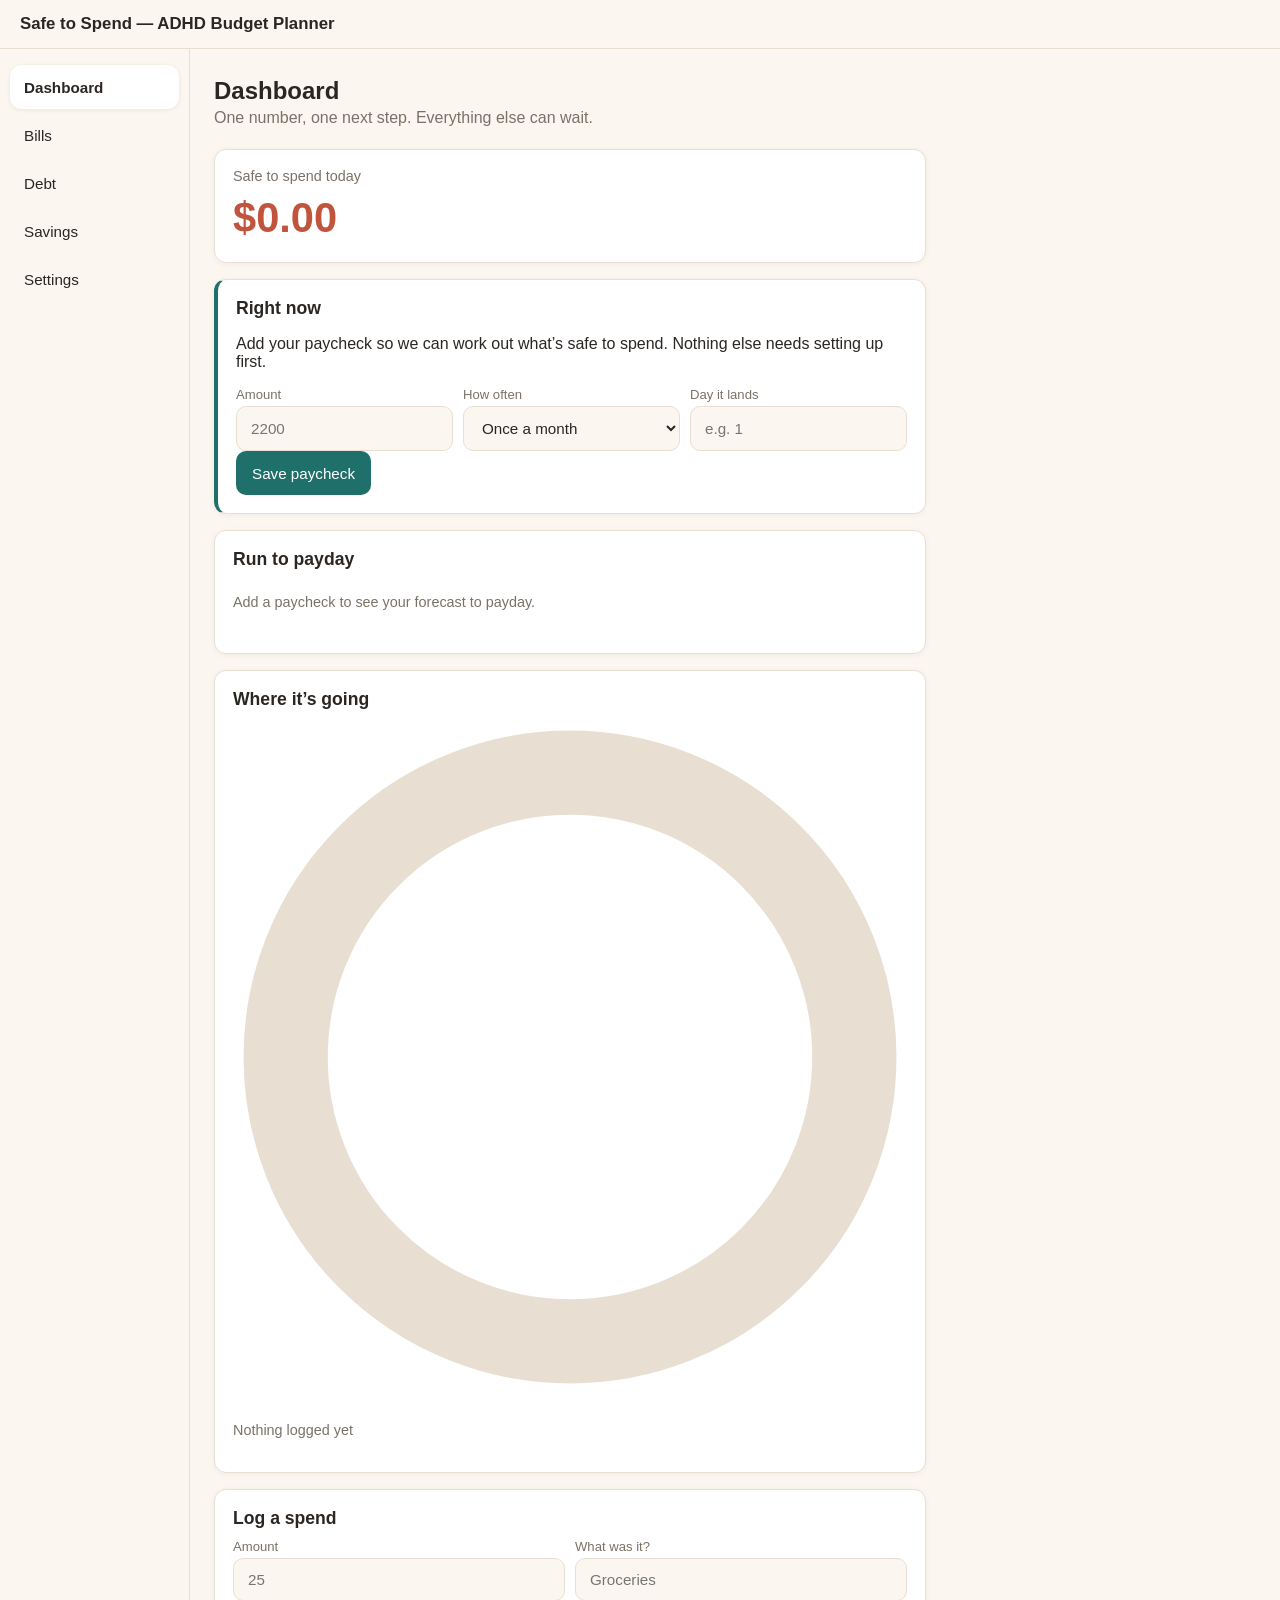
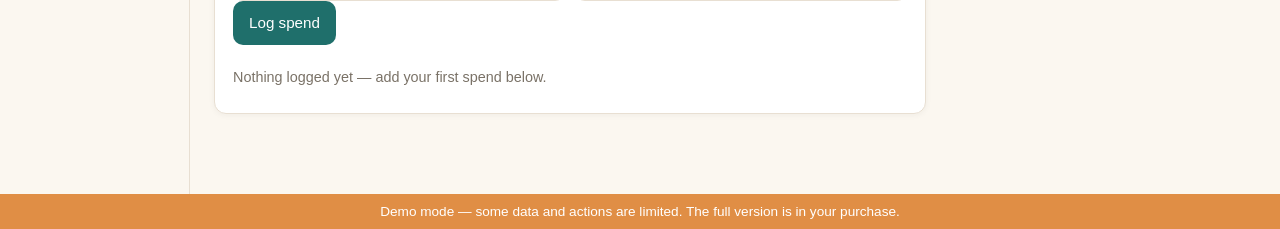
<file: docs/index.html>
<!doctype html>
<html lang="en">
<head>
<meta charset="utf-8">
<meta name="viewport" content="width=device-width, initial-scale=1">
<title>Safe to Spend — ADHD Budget Planner</title>
<style>
:root {
  --bg: #FBF7F0;
  --ink: #2B2622;
  --muted: #7A7267;
  --accent: #1F6F6B;
  --accent-ink: #FFFFFF;
  --warn: #E08E45;
  --danger: #C1543C;
  --card: #FFFFFF;
  --border: #E8DFD2;
}
* { box-sizing: border-box; }
body {
  margin: 0;
  font-family: Lexend, -apple-system, "Segoe UI", Roboto, Helvetica, Arial, sans-serif;
  background: var(--bg);
  color: var(--ink);
}
#app-header {
  display: flex; align-items: center; justify-content: space-between;
  padding: 14px 20px; border-bottom: 1px solid var(--border);
}
#app-title { font-size: 1.05rem; }
#app-body { display: flex; min-height: calc(100vh - 54px); }
#view-nav {
  display: flex; flex-direction: column; gap: 4px; width: 190px;
  padding: 16px 10px; border-right: 1px solid var(--border); flex-shrink: 0;
}
#view-nav button {
  text-align: left; background: transparent; border: 0; padding: 12px 14px;
  border-radius: 12px; font: inherit; font-size: .95rem; color: var(--ink); cursor: pointer;
}
#view-nav button[aria-current="page"] { background: var(--card); font-weight: 600; box-shadow: 0 1px 4px rgba(43,38,34,.08); }
#view-root { flex: 1; padding: 24px 24px 64px; max-width: 760px; }
h1 { font-size: 1.5rem; margin: 4px 0 4px; }
h2 { font-size: 1.1rem; margin: 0 0 10px; }
p.sub { margin: 0 0 22px; color: var(--muted); }
.card {
  background: var(--card); border: 1px solid var(--border); border-radius: 12px;
  padding: 18px; margin-bottom: 16px; box-shadow: 0 1px 6px rgba(43,38,34,.05);
}
.row { display: flex; gap: 10px; flex-wrap: wrap; }
.row > * { flex: 1; min-width: 110px; }
input[type=text], input[type=number], input[type=date], select, textarea {
  flex: 1; min-width: 0; font: inherit; font-size: .95rem; padding: 12px 14px;
  border: 1px solid var(--border); border-radius: 10px; background: var(--bg); color: var(--ink);
}
label { display: block; font-size: .82rem; color: var(--muted); margin-bottom: 4px; }
.field { display: flex; flex-direction: column; flex: 1; min-width: 110px; }
button {
  font: inherit; font-size: .95rem; padding: 12px 16px; border: 0; border-radius: 10px;
  background: var(--accent); color: var(--accent-ink); cursor: pointer; min-height: 44px;
}
button.ghost { background: transparent; color: var(--ink); border: 1px solid var(--border); }
button.danger { background: var(--danger); }
ul { list-style: none; padding: 0; margin: 14px 0 0; }
li.item-row {
  display: flex; align-items: center; justify-content: space-between; gap: 10px;
  padding: 12px 0; border-top: 1px solid var(--border);
}
li.item-row:first-child { border-top: 0; }
.item-main { display: flex; flex-direction: column; gap: 2px; }
.item-name { font-weight: 600; }
.item-meta { font-size: .82rem; color: var(--muted); }
.amount { font-variant-numeric: tabular-nums; font-weight: 600; }
.amount.positive { color: var(--accent); }
.amount.warn { color: var(--warn); }
.amount.danger { color: var(--danger); }
.hero {
  font-size: 2.6rem; font-weight: 700; font-variant-numeric: tabular-nums;
  margin: 4px 0 2px; color: var(--accent);
}
.hero.warn { color: var(--warn); }
.hero.danger { color: var(--danger); }
.hero-label { color: var(--muted); font-size: .9rem; margin-bottom: 10px; }
.right-now-card { border-left: 4px solid var(--accent); }
.progress-track { background: var(--bg); border: 1px solid var(--border); border-radius: 999px; height: 10px; overflow: hidden; margin-top: 8px; }
.progress-fill { background: var(--accent); height: 100%; }
.empty { color: var(--muted); font-size: .9rem; padding: 10px 0; }
.chart-wrap { display: flex; align-items: center; gap: 18px; flex-wrap: wrap; }
.chart-legend { list-style: none; margin: 0; padding: 0; font-size: .85rem; }
.chart-legend li { display: flex; align-items: center; gap: 8px; margin-bottom: 6px; }
.chart-dot { width: 10px; height: 10px; border-radius: 50%; display: inline-block; }
.payday-list { display: flex; gap: 10px; overflow-x: auto; padding: 4px 0; margin-top: 10px; }
.payday-day { flex: 0 0 auto; min-width: 54px; text-align: center; border: 1px solid var(--border); border-radius: 10px; padding: 8px 6px; font-size: .78rem; }
#demo-banner { text-align: center; padding: 10px; margin: 0; background: var(--warn); color: #fff; font-size: .85rem; }
#demo-banner[hidden] { display: none; }

@media (max-width: 680px) {
  #app-body { flex-direction: column; }
  #view-nav { flex-direction: row; width: auto; overflow-x: auto; border-right: 0; border-bottom: 1px solid var(--border); }
  #view-root { max-width: none; padding: 18px; }
  .hero { font-size: 2.1rem; }
}

</style>
</head>
<body>
<div id="app">
  <header id="app-header">
    <strong id="app-title">Safe to Spend — ADHD Budget Planner</strong>
  </header>
  <div id="app-body">
    <nav id="view-nav" aria-label="Main navigation"></nav>
    <main id="view-root" data-active-view=""></main>
  </div>
  <p id="demo-banner" hidden>Demo mode — some data and actions are limited. The full version is in your purchase.</p>
</div>
<script>
window.APP_DEMO_MODE = true;

/* Minimal hash router. Each module (app_src/modules/*.js) registers a view on
 * App.views[id] = {navLabel, render(root)} and pushes id onto App.nav, in the order
 * it should appear in the nav. render(root) MUST set root.dataset.activeView = id and
 * replace root's content with that view's real markup (never just scroll to an anchor —
 * validators/app_check.py's multi-view check clicks every nav item and asserts both
 * data-active-view and the visible text actually change). */
(function () {
  window.App = window.App || { views: {}, nav: [] };

  function show(id) {
    var view = App.views[id];
    if (!view) {
      id = App.nav[0];
      view = App.views[id];
    }
    if (!view) return;
    view.render(document.getElementById('view-root'));
    document.querySelectorAll('#view-nav [data-nav]').forEach(function (b) {
      b.setAttribute('aria-current', b.dataset.nav === id ? 'page' : 'false');
    });
    if (location.hash !== '#' + id) location.hash = '#' + id;
  }

  function buildNav() {
    var nav = document.getElementById('view-nav');
    nav.innerHTML = '';
    App.nav.forEach(function (id) {
      var b = document.createElement('button');
      b.type = 'button';
      b.dataset.nav = id;
      b.textContent = App.views[id].navLabel;
      b.addEventListener('click', function () { show(id); });
      nav.appendChild(b);
    });
  }

  window.addEventListener('hashchange', function () { show(location.hash.slice(1)); });
  window.AppRouter = {
    init: function () {
      buildNav();
      show(location.hash.slice(1) || App.nav[0]);
    },
  };
})();


/* Tiny inline-SVG chart helpers — no CDN chart library (would break the self-contained/
 * no-network invariant). Reads real app state only, never sample/placeholder numbers. */
window.App = window.App || {};
App.charts = {
  /* segments: [{label, value, color}]. Returns an SVG ring + a separate legend list
   * (caller composes them side by side in .chart-wrap / .chart-legend). */
  donut: function (segments) {
    var total = segments.reduce(function (s, seg) { return s + seg.value; }, 0);
    var r = 54, cx = 64, cy = 64, circumference = 2 * Math.PI * r;
    if (total <= 0) {
      return {
        svg: '<svg viewBox="0 0 128 128" role="img" aria-label="No spending logged yet">' +
          '<circle cx="' + cx + '" cy="' + cy + '" r="' + r + '" fill="none" stroke="var(--border)" stroke-width="16"></circle>' +
          '</svg>',
        legend: '<li class="empty">Nothing logged yet</li>',
      };
    }
    var offset = 0;
    var arcs = segments.map(function (seg) {
      var frac = seg.value / total;
      var dash = frac * circumference;
      var circle = '<circle cx="' + cx + '" cy="' + cy + '" r="' + r + '" fill="none" stroke="' + seg.color +
        '" stroke-width="16" stroke-dasharray="' + dash + ' ' + (circumference - dash) +
        '" stroke-dashoffset="' + (-offset) + '" transform="rotate(-90 ' + cx + ' ' + cy + ')"></circle>';
      offset += dash;
      return circle;
    }).join('');
    var legend = segments.map(function (seg) {
      return '<li><span class="chart-dot" style="background:' + seg.color + '"></span>' +
        seg.label + ' — $' + seg.value.toFixed(2) + '</li>';
    }).join('');
    return {
      svg: '<svg viewBox="0 0 128 128" role="img" aria-label="Spending by category">' + arcs + '</svg>',
      legend: legend,
    };
  },
};


/* Shared money/date helpers used by every view. No fake numbers anywhere downstream —
 * every figure these functions produce is derived from real App.store data. */
window.App = window.App || {};
App.engine = (function () {
  function pad(n) { return n < 10 ? '0' + n : '' + n; }
  function todayISO() {
    var d = new Date();
    return d.getFullYear() + '-' + pad(d.getMonth() + 1) + '-' + pad(d.getDate());
  }
  function parseISO(iso) {
    var p = iso.split('-').map(Number);
    return new Date(p[0], p[1] - 1, p[2]);
  }
  function daysInMonth(date) { return new Date(date.getFullYear(), date.getMonth() + 1, 0).getDate(); }
  function monthKey(date) { return date.getFullYear() + '-' + pad(date.getMonth() + 1); }
  function fmtMoney(n) {
    var sign = n < 0 ? '-' : '';
    return sign + '$' + Math.abs(n).toFixed(2);
  }
  function fmtDate(iso) {
    var d = parseISO(iso);
    return d.toLocaleDateString(undefined, { month: 'short', day: 'numeric' });
  }

  /* Converts any recurring amount to its "per calendar month" equivalent, used by the
   * safe-to-spend calculation. This is what lets a buyer enter a bill the way it really
   * comes round (weekly, every 3 months, etc.) without doing the maths themselves. */
  function monthlyEquivalent(item) {
    var amt = parseFloat(item.amount) || 0;
    switch (item.cadence) {
      case 'monthly': return amt;
      case 'weekly': return amt * 52 / 12;
      case 'biweekly': return amt * 26 / 12;
      case 'every_n_months': return amt / Math.max(1, parseInt(item.months, 10) || 1);
      case 'once': return 0; // counted separately as a one-off, not folded into the monthly rate
      default: return amt;
    }
  }

  /* Next occurrence date (ISO) on/after `from` for a given cadence + anchor info. */
  function nextOccurrence(item, fromISO) {
    var from = parseISO(fromISO || todayISO());
    if (item.cadence === 'monthly' || item.cadence === 'every_n_months') {
      var day = Math.min(parseInt(item.day, 10) || 1, daysInMonth(from));
      var months = item.cadence === 'every_n_months' ? Math.max(1, parseInt(item.months, 10) || 1) : 1;
      var d = new Date(from.getFullYear(), from.getMonth(), day);
      while (d < from) d = new Date(d.getFullYear(), d.getMonth() + months, day);
      return d.getFullYear() + '-' + pad(d.getMonth() + 1) + '-' + pad(d.getDate());
    }
    if (item.cadence === 'weekly' || item.cadence === 'biweekly') {
      var anchor = item.date ? parseISO(item.date) : from;
      var step = item.cadence === 'weekly' ? 7 : 14;
      var cur = new Date(anchor);
      while (cur < from) cur = new Date(cur.getFullYear(), cur.getMonth(), cur.getDate() + step);
      return cur.getFullYear() + '-' + pad(cur.getMonth() + 1) + '-' + pad(cur.getDate());
    }
    if (item.cadence === 'once') return item.date || fromISO;
    return fromISO;
  }

  function daysBetween(aISO, bISO) {
    var a = parseISO(aISO), b = parseISO(bISO);
    return Math.round((b - a) / 86400000);
  }

  function addDays(iso, n) {
    var d = parseISO(iso);
    d.setDate(d.getDate() + n);
    return d.getFullYear() + '-' + pad(d.getMonth() + 1) + '-' + pad(d.getDate());
  }

  function uid() { return Date.now().toString(36) + Math.random().toString(36).slice(2, 7); }

  return {
    todayISO: todayISO, parseISO: parseISO, daysInMonth: daysInMonth, monthKey: monthKey,
    fmtMoney: fmtMoney, fmtDate: fmtDate, monthlyEquivalent: monthlyEquivalent,
    nextOccurrence: nextOccurrence, daysBetween: daysBetween, addDays: addDays, uid: uid,
  };
})();


/* Dashboard: the one number ("safe to spend today"), a single next-step prompt, a
 * short payday forecast, a real spend-by-note donut, and quick spend logging. Every
 * figure is computed from App.store data — nothing here is sample/placeholder. */
window.App = window.App || { views: {}, nav: [] };

App.views.dashboard = {
  navLabel: 'Dashboard',
  render: function (root) {
    root.dataset.activeView = 'dashboard';
    var E = App.engine;
    var today = E.todayISO();
    var paychecks = App.store.get('paychecks', []);
    var bills = App.store.get('bills', []);
    var debts = App.store.get('debts', []);
    var goals = App.store.get('goals', []);
    var log = App.store.get('log', []);

    var monthlyIncome = paychecks.reduce(function (s, p) { return s + E.monthlyEquivalent(p); }, 0);
    var monthlyBills = bills.reduce(function (s, b) { return s + E.monthlyEquivalent(b); }, 0);
    var monthlyDebtMin = debts.reduce(function (s, d) { return s + (parseFloat(d.minPayment) || 0); }, 0);
    var monthlySavings = goals.reduce(function (s, g) { return s + (parseFloat(g.monthlyContribution) || 0); }, 0);
    var availableThisMonth = monthlyIncome - monthlyBills - monthlyDebtMin - monthlySavings;

    var now = new Date();
    var monthKey = E.monthKey(now);
    var spentThisMonth = log.filter(function (e) { return (e.date || '').slice(0, 7) === monthKey; })
      .reduce(function (s, e) { return s + (parseFloat(e.amount) || 0); }, 0);
    var daysInMonth = E.daysInMonth(now);
    var daysLeft = daysInMonth - now.getDate() + 1;
    var remainingBudget = availableThisMonth - spentThisMonth;
    var safeToday = remainingBudget / Math.max(1, daysLeft);
    var dailyAverage = availableThisMonth / daysInMonth;

    var heroClass = safeToday <= 0 ? 'danger' : (dailyAverage > 0 && safeToday < dailyAverage * 0.3 ? 'warn' : '');

    // ---- Right now: one message, one action -------------------------------------
    var rightNowHtml;
    if (paychecks.length === 0) {
      rightNowHtml =
        '<h2>Right now</h2>' +
        '<p>Add your paycheck so we can work out what’s safe to spend. Nothing else needs setting up first.</p>' +
        '<div class="row">' +
        '  <div class="field"><label for="paycheckAmount">Amount</label><input id="paycheckAmount" type="number" placeholder="2200"></div>' +
        '  <div class="field"><label for="paycheckCadence">How often</label>' +
        '    <select id="paycheckCadence">' +
        '      <option value="monthly">Once a month</option>' +
        '      <option value="biweekly">Every 2 weeks</option>' +
        '      <option value="weekly">Every week</option>' +
        '    </select>' +
        '  </div>' +
        '  <div class="field"><label for="paycheckDay">Day it lands</label><input id="paycheckDay" type="number" min="1" max="31" placeholder="e.g. 1"></div>' +
        '</div>' +
        '<button id="savePaycheckBtn" type="button">Save paycheck</button>';
    } else {
      var upcoming = bills.map(function (b) { return { bill: b, due: E.nextOccurrence(b, today) }; })
        .sort(function (a, z) { return a.due < z.due ? -1 : 1; })[0];
      var msg;
      if (safeToday <= 0) {
        msg = 'You’ve used up today’s safe-to-spend. That’s okay — it resets tomorrow.';
      } else if (upcoming && E.daysBetween(today, upcoming.due) <= 2) {
        msg = upcoming.bill.name + ' (' + E.fmtMoney(parseFloat(upcoming.bill.amount) || 0) + ') is due ' +
          (upcoming.due === today ? 'today' : E.fmtDate(upcoming.due)) + '. It’s already counted in your number above.';
      } else {
        msg = 'You’re clear to spend up to ' + E.fmtMoney(Math.max(0, safeToday)) + ' today. Log it below as you go.';
      }
      rightNowHtml = '<h2>Right now</h2><p>' + msg + '</p>';
    }

    // ---- Payday forecast ----------------------------------------------------------
    var forecastHtml = '<p class="empty">Add a paycheck to see your forecast to payday.</p>';
    if (paychecks.length) {
      var nextPayday = paychecks.map(function (p) { return E.nextOccurrence(p, today); })
        .sort()[0];
      var daysUntil = Math.max(1, E.daysBetween(today, nextPayday));
      var n = Math.min(daysUntil, 10);
      var running = remainingBudget;
      var days = [];
      for (var i = 0; i < n; i++) {
        var iso = E.addDays(today, i);
        var dueAmt = bills.filter(function (b) { return E.nextOccurrence(b, iso) === iso; })
          .reduce(function (s, b) { return s + (parseFloat(b.amount) || 0); }, 0);
        if (i > 0) running -= safeToday;
        running -= dueAmt;
        days.push('<div class="payday-day"><div>' + E.fmtDate(iso) + '</div><div class="amount ' +
          (running < 0 ? 'danger' : '') + '">' + E.fmtMoney(running) + '</div></div>');
      }
      forecastHtml = '<p class="sub" style="margin:0 0 4px">Next payday: ' + E.fmtDate(nextPayday) + '</p>' +
        '<div class="payday-list">' + days.join('') + '</div>';
    }

    // ---- Spend-by-note donut (real categories = the note text the buyer typed) ---
    var byNote = {};
    log.forEach(function (e) {
      var key = (e.note || 'Other').trim() || 'Other';
      byNote[key] = (byNote[key] || 0) + (parseFloat(e.amount) || 0);
    });
    var palette = ['#1F6F6B', '#E08E45', '#C1543C', '#8E7CC3', '#4A7A96', '#B08968'];
    var segments = Object.keys(byNote).sort(function (a, z) { return byNote[z] - byNote[a]; })
      .slice(0, 6).map(function (key, i) { return { label: key, value: byNote[key], color: palette[i % palette.length] }; });
    var chart = App.charts.donut(segments);

    // ---- Recent activity (keeps a logged spend visibly on the page, incl. after reload)
    var recent = log.slice(-6).reverse();
    var recentHtml = recent.length
      ? recent.map(function (e) {
          return '<li class="item-row"><div class="item-main"><span class="item-name">' +
            (e.note || 'Spend') + '</span><span class="item-meta">' + E.fmtDate(e.date) + '</span></div>' +
            '<span class="amount">' + E.fmtMoney(parseFloat(e.amount) || 0) + '</span></li>';
        }).join('')
      : '<li class="empty">Nothing logged yet — add your first spend below.</li>';

    root.innerHTML =
      '<h1>Dashboard</h1>' +
      '<p class="sub">One number, one next step. Everything else can wait.</p>' +
      '<div class="card">' +
      '  <div class="hero-label">Safe to spend today</div>' +
      '  <div id="safeToSpend" class="hero ' + heroClass + '">' + E.fmtMoney(safeToday) + '</div>' +
      '</div>' +
      '<div class="card right-now-card" id="rightNowCard">' + rightNowHtml + '</div>' +
      '<div class="card">' +
      '  <h2>Run to payday</h2>' +
      '  <div id="paydayForecast">' + forecastHtml + '</div>' +
      '</div>' +
      '<div class="card">' +
      '  <h2>Where it’s going</h2>' +
      '  <div id="spendChart" class="chart-wrap">' + chart.svg +
      '    <ul class="chart-legend">' + chart.legend + '</ul>' +
      '  </div>' +
      '</div>' +
      '<div class="card">' +
      '  <h2>Log a spend</h2>' +
      '  <div class="row">' +
      '    <div class="field"><label for="spendAmount">Amount</label><input id="spendAmount" type="number" placeholder="25"></div>' +
      '    <div class="field"><label for="spendNote">What was it?</label><input id="spendNote" type="text" placeholder="Groceries"></div>' +
      '  </div>' +
      '  <button id="logSpendBtn" type="button">Log spend</button>' +
      '  <ul id="recentActivity">' + recentHtml + '</ul>' +
      '</div>';

    document.getElementById('savePaycheckBtn') && document.getElementById('savePaycheckBtn').addEventListener('click', function () {
      var amount = parseFloat(document.getElementById('paycheckAmount').value);
      if (!isFinite(amount) || amount <= 0) { alert('Enter a paycheck amount first.'); return; }
      var cadence = document.getElementById('paycheckCadence').value;
      var day = parseInt(document.getElementById('paycheckDay').value, 10) || 1;
      paychecks.push({ id: E.uid(), name: 'Paycheck', amount: amount, cadence: cadence, day: day, date: today });
      App.store.set('paychecks', paychecks);
      App.views.dashboard.render(root);
    });

    document.getElementById('logSpendBtn').addEventListener('click', function () {
      var amtEl = document.getElementById('spendAmount');
      var noteEl = document.getElementById('spendNote');
      var amount = parseFloat(amtEl.value);
      if (!isFinite(amount) || amount <= 0) { alert('Enter an amount first.'); return; }
      if (window.APP_DEMO_MODE && log.length >= 10) {
        alert('The demo is limited to 10 logged spends. The full version has no limit.');
        return;
      }
      log.push({ id: E.uid(), amount: amount, note: noteEl.value.trim(), date: today });
      App.store.set('log', log);
      App.views.dashboard.render(root);
    });
  },
};
App.nav.push('dashboard');


/* Bills: flexible recurring cadence (monthly / every 2 weeks / every week / every few
 * months / just once) so a buyer never has to re-enter a bill that "comes round however
 * it really comes round" (research gap). Each bill's monthly-equivalent cost feeds the
 * dashboard's safe-to-spend number automatically — nothing here needs re-budgeting by hand. */
window.App = window.App || { views: {}, nav: [] };

App.views.bills = {
  navLabel: 'Bills',
  render: function (root) {
    root.dataset.activeView = 'bills';
    var E = App.engine;
    var bills = App.store.get('bills', []);

    var rows = bills.length
      ? bills.map(function (b) {
          var next = E.nextOccurrence(b, E.todayISO());
          return '<li class="item-row" data-bill-id="' + b.id + '"><div class="item-main">' +
            '<span class="item-name">' + b.name + '</span>' +
            '<span class="item-meta">' + cadenceLabel(b) + ' · next ' + E.fmtDate(next) +
            ' · ' + E.fmtMoney(E.monthlyEquivalent(b)) + '/mo equivalent</span></div>' +
            '<span class="amount">' + E.fmtMoney(parseFloat(b.amount) || 0) + '</span>' +
            '<button type="button" class="ghost remove-bill" data-id="' + b.id + '">Remove</button></li>';
        }).join('')
      : '<li class="empty">No bills yet — add your first one below.</li>';

    root.innerHTML =
      '<h1>Bills</h1>' +
      '<p class="sub">Add a bill once — it carries forward on its own schedule.</p>' +
      '<div class="card"><ul id="billsList">' + rows + '</ul></div>' +
      '<div class="card">' +
      '  <h2>Add a bill</h2>' +
      '  <div class="row">' +
      '    <div class="field"><label for="billName">Name</label><input id="billName" type="text" placeholder="Rent"></div>' +
      '    <div class="field"><label for="billAmount">Amount</label><input id="billAmount" type="number" placeholder="950"></div>' +
      '  </div>' +
      '  <div class="row">' +
      '    <div class="field"><label for="billCadence">How often</label>' +
      '      <select id="billCadence">' +
      '        <option value="monthly">Once a month</option>' +
      '        <option value="biweekly">Every 2 weeks</option>' +
      '        <option value="weekly">Every week</option>' +
      '        <option value="every_n_months">Every few months</option>' +
      '        <option value="once">Just once</option>' +
      '      </select>' +
      '    </div>' +
      '    <div class="field"><label for="billDay">Day of month (if monthly)</label><input id="billDay" type="number" min="1" max="31" placeholder="1"></div>' +
      '    <div class="field"><label for="billMonths">Every how many months (if “every few months”)</label><input id="billMonths" type="number" min="2" max="12" placeholder="3"></div>' +
      '    <div class="field"><label for="billDate">Date (if weekly / every 2 weeks / just once)</label><input id="billDate" type="date"></div>' +
      '  </div>' +
      '  <button id="addBillBtn" type="button">Add bill</button>' +
      '</div>';

    function cadenceLabel(b) {
      switch (b.cadence) {
        case 'monthly': return 'Once a month';
        case 'biweekly': return 'Every 2 weeks';
        case 'weekly': return 'Every week';
        case 'every_n_months': return 'Every ' + (b.months || 1) + ' months';
        case 'once': return 'One-off';
        default: return b.cadence;
      }
    }

    root.querySelectorAll('.remove-bill').forEach(function (btn) {
      btn.addEventListener('click', function () {
        var id = btn.dataset.id;
        App.store.set('bills', bills.filter(function (b) { return b.id !== id; }));
        App.views.bills.render(root);
      });
    });

    document.getElementById('addBillBtn').addEventListener('click', function () {
      var name = document.getElementById('billName').value.trim();
      var amount = parseFloat(document.getElementById('billAmount').value);
      if (!name || !isFinite(amount) || amount <= 0) { alert('Enter a bill name and amount first.'); return; }
      if (window.APP_DEMO_MODE && bills.length >= 5) {
        alert('The demo is limited to 5 bills. The full version has no limit.');
        return;
      }
      var cadence = document.getElementById('billCadence').value;
      var day = parseInt(document.getElementById('billDay').value, 10) || 1;
      var months = parseInt(document.getElementById('billMonths').value, 10) || 3;
      var date = document.getElementById('billDate').value || E.todayISO();
      bills.push({ id: E.uid(), name: name, amount: amount, cadence: cadence, day: day, months: months, date: date });
      App.store.set('bills', bills);
      App.views.bills.render(root);
    });
  },
};
App.nav.push('bills');


/* Debt: track balances, choose a payoff order (highest rate first, or smallest balance
 * first), and record real payments against a balance with a history. */
window.App = window.App || { views: {}, nav: [] };

App.views.debt = {
  navLabel: 'Debt',
  render: function (root) {
    root.dataset.activeView = 'debt';
    var E = App.engine;
    var debts = App.store.get('debts', []);
    var order = App.store.get('debtOrder', 'highest_rate');

    var sorted = debts.slice().sort(function (a, z) {
      return order === 'highest_rate'
        ? (parseFloat(z.apr) || 0) - (parseFloat(a.apr) || 0)
        : (parseFloat(a.balance) || 0) - (parseFloat(z.balance) || 0);
    });

    var rows = sorted.length
      ? sorted.map(function (d, i) {
          var paid = (d.payments || []).reduce(function (s, p) { return s + p.amount; }, 0);
          return '<li class="item-row" data-debt-id="' + d.id + '"><div class="item-main">' +
            '<span class="item-name">' + (i === 0 ? '★ ' : '') + d.name + '</span>' +
            '<span class="item-meta">' + (d.apr ? d.apr + '% APR · ' : '') +
            'min ' + E.fmtMoney(parseFloat(d.minPayment) || 0) + '/mo · ' +
            E.fmtMoney(paid) + ' paid toward it so far</span></div>' +
            '<span class="amount">' + E.fmtMoney(parseFloat(d.balance) || 0) + '</span>' +
            '<button type="button" class="ghost remove-debt" data-id="' + d.id + '">Remove</button></li>';
        }).join('')
      : '<li class="empty">No debts yet — add one below, or skip this if it doesn’t apply to you.</li>';

    var options = sorted.map(function (d) { return '<option value="' + d.id + '">' + d.name + '</option>'; }).join('');

    root.innerHTML =
      '<h1>Debt</h1>' +
      '<p class="sub">★ marks the one to focus extra payments on first.</p>' +
      '<div class="card">' +
      '  <label for="debtOrderToggle">Payoff order</label>' +
      '  <select id="debtOrderToggle">' +
      '    <option value="highest_rate"' + (order === 'highest_rate' ? ' selected' : '') + '>Highest interest rate first</option>' +
      '    <option value="smallest_balance"' + (order === 'smallest_balance' ? ' selected' : '') + '>Smallest balance first</option>' +
      '  </select>' +
      '  <ul id="debtList">' + rows + '</ul>' +
      '</div>' +
      (sorted.length ? '<div class="card">' +
      '  <h2>Record a payment</h2>' +
      '  <div class="row">' +
      '    <div class="field"><label for="debtPaymentTarget">Which debt</label><select id="debtPaymentTarget">' + options + '</select></div>' +
      '    <div class="field"><label for="debtPaymentAmount">Amount</label><input id="debtPaymentAmount" type="number" placeholder="50"></div>' +
      '  </div>' +
      '  <button id="recordDebtPaymentBtn" type="button">Record payment</button>' +
      '</div>' : '') +
      '<div class="card">' +
      '  <h2>Add a debt</h2>' +
      '  <div class="row">' +
      '    <div class="field"><label for="debtName">Name</label><input id="debtName" type="text" placeholder="Credit card"></div>' +
      '    <div class="field"><label for="debtBalance">Balance</label><input id="debtBalance" type="number" placeholder="1200"></div>' +
      '    <div class="field"><label for="debtApr">APR % (optional)</label><input id="debtApr" type="number" placeholder="22"></div>' +
      '    <div class="field"><label for="debtMinPayment">Minimum payment / month</label><input id="debtMinPayment" type="number" placeholder="35"></div>' +
      '  </div>' +
      '  <button id="addDebtBtn" type="button">Add debt</button>' +
      '</div>';

    document.getElementById('debtOrderToggle').addEventListener('change', function (e) {
      App.store.set('debtOrder', e.target.value);
      App.views.debt.render(root);
    });

    root.querySelectorAll('.remove-debt').forEach(function (btn) {
      btn.addEventListener('click', function () {
        var id = btn.dataset.id;
        App.store.set('debts', debts.filter(function (d) { return d.id !== id; }));
        App.views.debt.render(root);
      });
    });

    var recordBtn = document.getElementById('recordDebtPaymentBtn');
    if (recordBtn) {
      recordBtn.addEventListener('click', function () {
        var targetId = document.getElementById('debtPaymentTarget').value;
        var amount = parseFloat(document.getElementById('debtPaymentAmount').value);
        if (!isFinite(amount) || amount <= 0) { alert('Enter a payment amount first.'); return; }
        var d = debts.find(function (x) { return x.id === targetId; });
        if (!d) return;
        d.payments = d.payments || [];
        d.payments.push({ date: E.todayISO(), amount: amount });
        d.balance = Math.max(0, (parseFloat(d.balance) || 0) - amount);
        App.store.set('debts', debts);
        App.views.debt.render(root);
      });
    }

    document.getElementById('addDebtBtn').addEventListener('click', function () {
      var name = document.getElementById('debtName').value.trim();
      var balance = parseFloat(document.getElementById('debtBalance').value);
      var apr = parseFloat(document.getElementById('debtApr').value);
      var minPayment = parseFloat(document.getElementById('debtMinPayment').value);
      if (!name || !isFinite(balance) || balance < 0) { alert('Enter a debt name and balance first.'); return; }
      if (window.APP_DEMO_MODE && debts.length >= 3) {
        alert('The demo is limited to 3 debts. The full version has no limit.');
        return;
      }
      debts.push({
        id: E.uid(), name: name, balance: balance,
        apr: isFinite(apr) ? apr : null,
        minPayment: isFinite(minPayment) ? minPayment : 0,
        payments: [],
      });
      App.store.set('debts', debts);
      App.views.debt.render(root);
    });
  },
};
App.nav.push('debt');


/* Savings: named goals with visible progress. An optional monthly contribution feeds
 * straight into the dashboard's safe-to-spend number, same as a bill would. */
window.App = window.App || { views: {}, nav: [] };

App.views.savings = {
  navLabel: 'Savings',
  render: function (root) {
    root.dataset.activeView = 'savings';
    var E = App.engine;
    var goals = App.store.get('goals', []);

    var rows = goals.length
      ? goals.map(function (g) {
          var target = parseFloat(g.target) || 0;
          var saved = parseFloat(g.saved) || 0;
          var pct = target > 0 ? Math.min(100, Math.round((saved / target) * 100)) : 0;
          return '<li class="item-row" data-goal-id="' + g.id + '" style="flex-direction:column;align-items:stretch">' +
            '<div style="display:flex;justify-content:space-between;align-items:center;gap:10px">' +
            '<div class="item-main"><span class="item-name">' + g.name + '</span>' +
            '<span class="item-meta">' + E.fmtMoney(saved) + ' of ' + E.fmtMoney(target) +
            (g.monthlyContribution ? ' · ' + E.fmtMoney(parseFloat(g.monthlyContribution)) + '/mo planned' : '') +
            '</span></div>' +
            '<button type="button" class="ghost remove-goal" data-id="' + g.id + '">Remove</button></div>' +
            '<div class="progress-track"><div class="progress-fill" style="width:' + pct + '%"></div></div>' +
            '<div class="row" style="margin-top:10px">' +
            '<input type="number" class="add-progress-input" data-id="' + g.id + '" placeholder="Add amount saved">' +
            '<button type="button" class="ghost add-progress-btn" data-id="' + g.id + '">Add</button></div>' +
            '</li>';
        }).join('')
      : '<li class="empty">No goals yet — add one below.</li>';

    root.innerHTML =
      '<h1>Savings</h1>' +
      '<p class="sub">See progress toward the things you’re actually saving for.</p>' +
      '<div class="card"><ul id="goalsList">' + rows + '</ul></div>' +
      '<div class="card">' +
      '  <h2>Add a goal</h2>' +
      '  <div class="row">' +
      '    <div class="field"><label for="goalName">Name</label><input id="goalName" type="text" placeholder="Emergency fund"></div>' +
      '    <div class="field"><label for="goalTarget">Target amount</label><input id="goalTarget" type="number" placeholder="1000"></div>' +
      '    <div class="field"><label for="goalMonthly">Planned monthly contribution (optional)</label><input id="goalMonthly" type="number" placeholder="50"></div>' +
      '  </div>' +
      '  <button id="addGoalBtn" type="button">Add goal</button>' +
      '</div>';

    root.querySelectorAll('.remove-goal').forEach(function (btn) {
      btn.addEventListener('click', function () {
        var id = btn.dataset.id;
        App.store.set('goals', goals.filter(function (g) { return g.id !== id; }));
        App.views.savings.render(root);
      });
    });

    root.querySelectorAll('.add-progress-btn').forEach(function (btn) {
      btn.addEventListener('click', function () {
        var id = btn.dataset.id;
        var input = root.querySelector('.add-progress-input[data-id="' + id + '"]');
        var amount = parseFloat(input.value);
        if (!isFinite(amount) || amount <= 0) return;
        var g = goals.find(function (x) { return x.id === id; });
        if (!g) return;
        g.saved = (parseFloat(g.saved) || 0) + amount;
        App.store.set('goals', goals);
        App.views.savings.render(root);
      });
    });

    document.getElementById('addGoalBtn').addEventListener('click', function () {
      var name = document.getElementById('goalName').value.trim();
      var target = parseFloat(document.getElementById('goalTarget').value);
      var monthly = parseFloat(document.getElementById('goalMonthly').value);
      if (!name || !isFinite(target) || target <= 0) { alert('Enter a goal name and target amount first.'); return; }
      if (window.APP_DEMO_MODE && goals.length >= 3) {
        alert('The demo is limited to 3 goals. The full version has no limit.');
        return;
      }
      goals.push({
        id: E.uid(), name: name, target: target, saved: 0,
        monthlyContribution: isFinite(monthly) ? monthly : 0,
      });
      App.store.set('goals', goals);
      App.views.savings.render(root);
    });
  },
};
App.nav.push('savings');


/* Settings: rename the planner, back up/restore your data as JSON (addresses the
 * research gap about wanting to take data out of the app), and load calm example
 * numbers to explore the app risk-free (same "calm start" idea TheLittleMachines'
 * listing describes, available here on demand rather than forced on first load so
 * the app's true empty state stays genuinely empty). */
window.App = window.App || { views: {}, nav: [] };

App.views.settings = {
  navLabel: 'Settings',
  render: function (root) {
    root.dataset.activeView = 'settings';
    var E = App.engine;
    var title = App.store.get('appTitle', '');

    root.innerHTML =
      '<h1>Settings</h1>' +
      '<p class="sub">Your data stays on this device unless you back it up yourself.</p>' +
      '<div class="card">' +
      '  <h2>Planner name</h2>' +
      '  <div class="row"><input id="appTitleInput" type="text" placeholder="My calm money plan" value="' +
      (title ? title.replace(/"/g, '&quot;') : '') + '"></div>' +
      '</div>' +
      '<div class="card">' +
      '  <h2>Backup</h2>' +
      '  <p class="item-meta">Export everything as a JSON file you keep, or restore from one.</p>' +
      '  <div class="row">' +
      '    <button id="exportBtn" type="button" class="ghost">Export backup</button>' +
      '    <button id="importBtn" type="button" class="ghost">Import backup</button>' +
      '    <input id="importFile" type="file" accept="application/json" hidden>' +
      '  </div>' +
      '</div>' +
      '<div class="card">' +
      '  <h2>Try it with example numbers</h2>' +
      '  <p class="item-meta">Loads a made-up paycheck, bills, a debt and a savings goal so you can see how the app works. Replace them with your own whenever you’re ready.</p>' +
      '  <button id="resetDemoBtn" type="button" class="ghost">Load example data</button>' +
      '</div>';

    document.getElementById('appTitleInput').addEventListener('change', function (e) {
      var v = e.target.value.trim();
      App.store.set('appTitle', v);
      var header = document.getElementById('app-title');
      if (header) header.textContent = v || 'ADHD Budget Planner';
    });

    document.getElementById('exportBtn').addEventListener('click', function () {
      var blob = new Blob([JSON.stringify(App.store.all(), null, 2)], { type: 'application/json' });
      var a = document.createElement('a');
      a.href = URL.createObjectURL(blob);
      a.download = 'budget-backup.json';
      a.click();
      setTimeout(function () { URL.revokeObjectURL(a.href); }, 1000);
    });

    document.getElementById('importBtn').addEventListener('click', function () {
      document.getElementById('importFile').click();
    });

    document.getElementById('importFile').addEventListener('change', function (e) {
      var f = e.target.files[0];
      if (!f) return;
      var r = new FileReader();
      r.onload = function () {
        try {
          var s = JSON.parse(r.result);
          if (s && typeof s === 'object') {
            App.importState(s);
          } else {
            alert('This file is not a valid backup.');
          }
        } catch (err) {
          alert('This file is not a valid backup.');
        }
      };
      r.readAsText(f);
    });

    document.getElementById('resetDemoBtn').addEventListener('click', function () {
      if (!confirm('Replace your current data with example numbers? Export a backup first if you want to keep what you have.')) return;
      var today = E.todayISO();
      App.importState({
        appTitle: 'My calm money plan',
        paychecks: [{ id: E.uid(), name: 'Paycheck', amount: 2200, cadence: 'biweekly', day: 1, date: today }],
        bills: [
          { id: E.uid(), name: 'Rent', amount: 950, cadence: 'monthly', day: 1, months: 1, date: today },
          { id: E.uid(), name: 'Phone', amount: 45, cadence: 'monthly', day: 12, months: 1, date: today },
          { id: E.uid(), name: 'Car insurance', amount: 372, cadence: 'every_n_months', day: 5, months: 6, date: today },
        ],
        debts: [{ id: E.uid(), name: 'Credit card', balance: 1200, apr: 22, minPayment: 35, payments: [] }],
        goals: [{ id: E.uid(), name: 'Emergency fund', target: 1000, saved: 150, monthlyContribution: 50 }],
        log: [
          { id: E.uid(), amount: 24.5, note: 'Groceries', date: today },
          { id: E.uid(), amount: 12, note: 'Coffee', date: today },
        ],
      });
    });
  },
};
App.nav.push('settings');


/* Orchestration: shared store (single localStorage blob, same backup-friendly pattern as
 * tools/app_template.html) and demo-mode banner. No theme toggle and no global
 * export/import chrome here (per spec.md: theme toggle excluded for v1 on thin evidence;
 * export/import lives inside the Settings view, not the header, per spec's page/item
 * list). Runs last, after every view module in app_src/modules/ has registered itself. */
(function () {
  var KEY = 'app-state-v1';

  function load() {
    try {
      var s = JSON.parse(localStorage.getItem(KEY));
      return s && typeof s === 'object' ? s : {};
    } catch (e) { return {}; }
  }
  function save(state) {
    try { localStorage.setItem(KEY, JSON.stringify(state)); } catch (e) {}
  }

  var state = load();
  window.App = window.App || { views: {}, nav: [] };
  App.store = {
    get: function (key, fallback) { return key in state ? state[key] : fallback; },
    set: function (key, value) { state[key] = value; save(state); },
    all: function () { return state; },
  };
  /* Used by the Settings view's Import backup control. */
  App.importState = function (newState) {
    state = newState;
    save(state);
    AppRouter.init();
  };

  if (window.APP_DEMO_MODE) {
    document.getElementById('demo-banner').hidden = false;
  }

  AppRouter.init();
})();

</script>
</body>
</html>
</file>
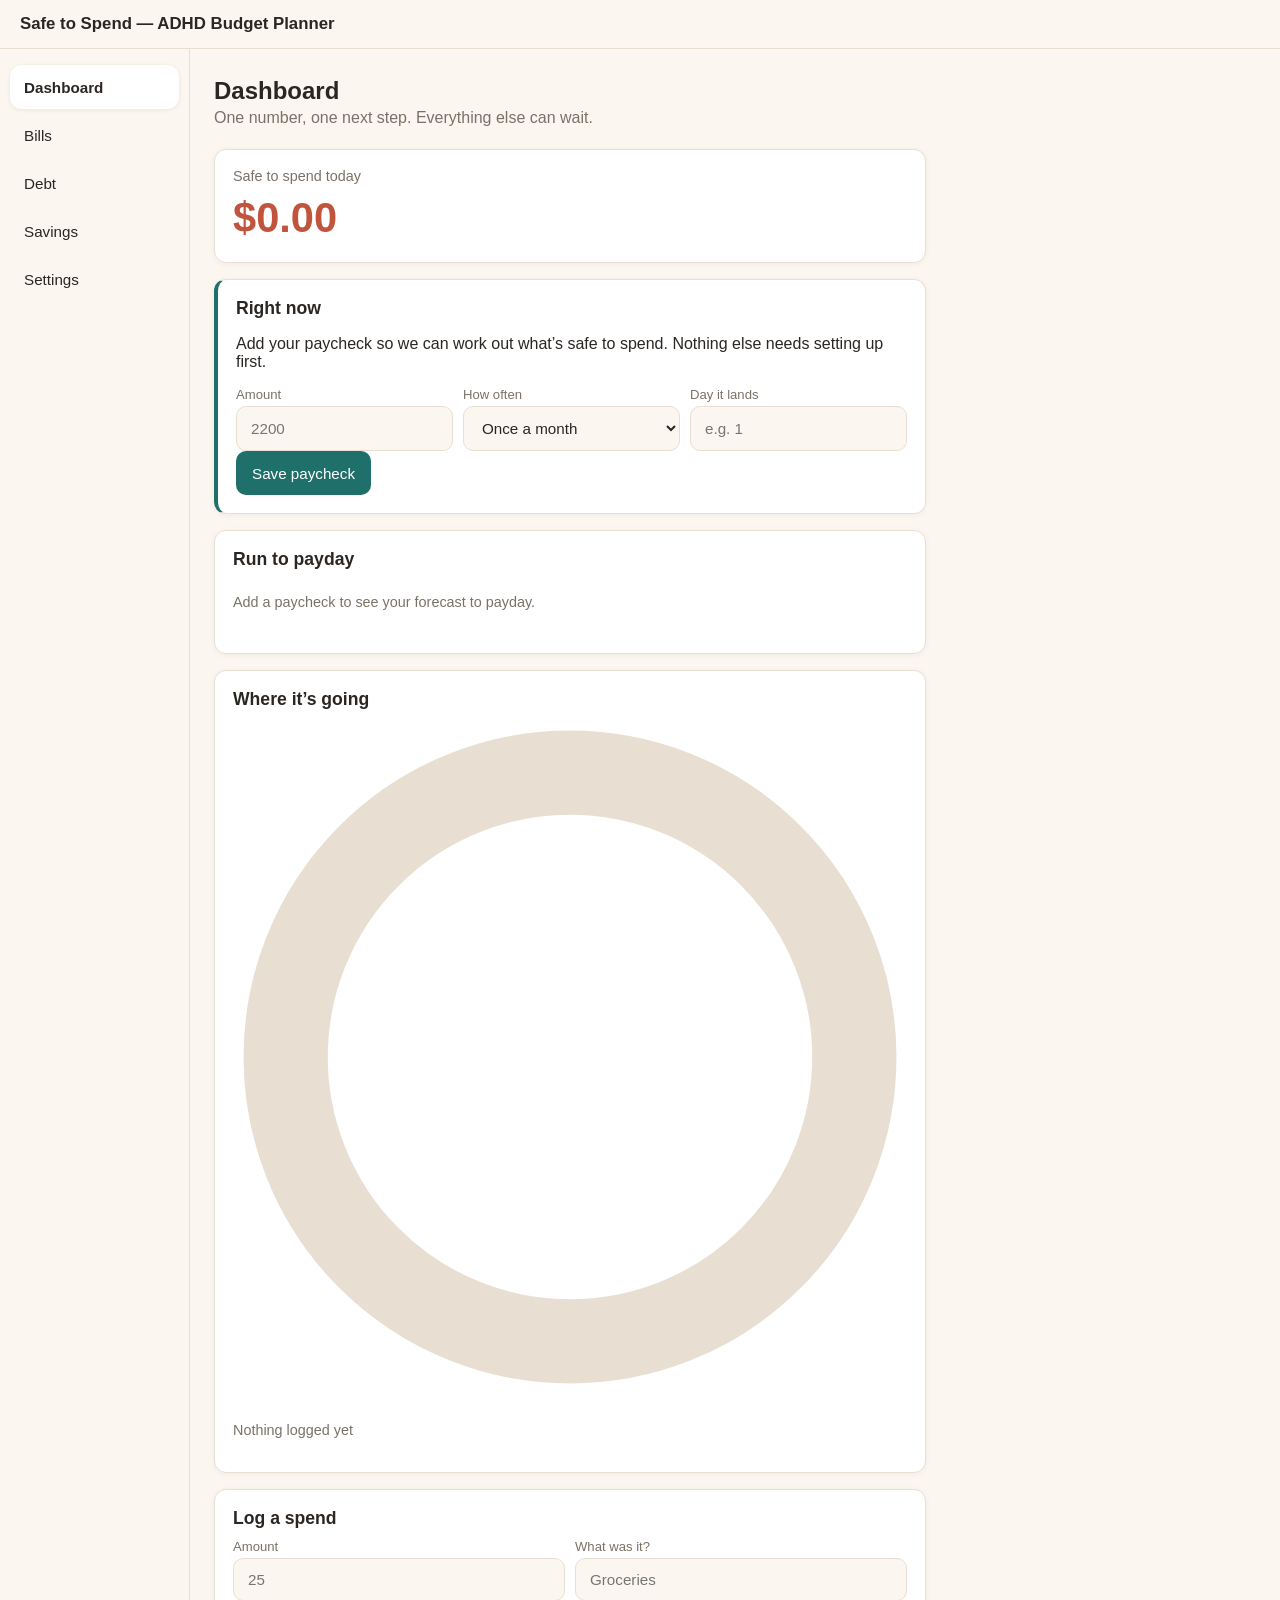
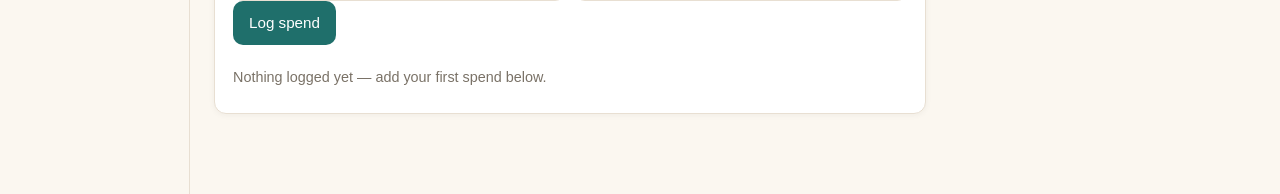
<file: docs/app-a24a1613/index.html>
<!doctype html>
<html lang="en">
<head>
<meta charset="utf-8">
<meta name="viewport" content="width=device-width, initial-scale=1">
<title>Safe to Spend — ADHD Budget Planner</title>
<style>
:root {
  --bg: #FBF7F0;
  --ink: #2B2622;
  --muted: #7A7267;
  --accent: #1F6F6B;
  --accent-ink: #FFFFFF;
  --warn: #E08E45;
  --danger: #C1543C;
  --card: #FFFFFF;
  --border: #E8DFD2;
}
* { box-sizing: border-box; }
body {
  margin: 0;
  font-family: Lexend, -apple-system, "Segoe UI", Roboto, Helvetica, Arial, sans-serif;
  background: var(--bg);
  color: var(--ink);
}
#app-header {
  display: flex; align-items: center; justify-content: space-between;
  padding: 14px 20px; border-bottom: 1px solid var(--border);
}
#app-title { font-size: 1.05rem; }
#app-body { display: flex; min-height: calc(100vh - 54px); }
#view-nav {
  display: flex; flex-direction: column; gap: 4px; width: 190px;
  padding: 16px 10px; border-right: 1px solid var(--border); flex-shrink: 0;
}
#view-nav button {
  text-align: left; background: transparent; border: 0; padding: 12px 14px;
  border-radius: 12px; font: inherit; font-size: .95rem; color: var(--ink); cursor: pointer;
}
#view-nav button[aria-current="page"] { background: var(--card); font-weight: 600; box-shadow: 0 1px 4px rgba(43,38,34,.08); }
#view-root { flex: 1; padding: 24px 24px 64px; max-width: 760px; }
h1 { font-size: 1.5rem; margin: 4px 0 4px; }
h2 { font-size: 1.1rem; margin: 0 0 10px; }
p.sub { margin: 0 0 22px; color: var(--muted); }
.card {
  background: var(--card); border: 1px solid var(--border); border-radius: 12px;
  padding: 18px; margin-bottom: 16px; box-shadow: 0 1px 6px rgba(43,38,34,.05);
}
.row { display: flex; gap: 10px; flex-wrap: wrap; }
.row > * { flex: 1; min-width: 110px; }
input[type=text], input[type=number], input[type=date], select, textarea {
  flex: 1; min-width: 0; font: inherit; font-size: .95rem; padding: 12px 14px;
  border: 1px solid var(--border); border-radius: 10px; background: var(--bg); color: var(--ink);
}
label { display: block; font-size: .82rem; color: var(--muted); margin-bottom: 4px; }
.field { display: flex; flex-direction: column; flex: 1; min-width: 110px; }
button {
  font: inherit; font-size: .95rem; padding: 12px 16px; border: 0; border-radius: 10px;
  background: var(--accent); color: var(--accent-ink); cursor: pointer; min-height: 44px;
}
button.ghost { background: transparent; color: var(--ink); border: 1px solid var(--border); }
button.danger { background: var(--danger); }
ul { list-style: none; padding: 0; margin: 14px 0 0; }
li.item-row {
  display: flex; align-items: center; justify-content: space-between; gap: 10px;
  padding: 12px 0; border-top: 1px solid var(--border);
}
li.item-row:first-child { border-top: 0; }
.item-main { display: flex; flex-direction: column; gap: 2px; }
.item-name { font-weight: 600; }
.item-meta { font-size: .82rem; color: var(--muted); }
.amount { font-variant-numeric: tabular-nums; font-weight: 600; }
.amount.positive { color: var(--accent); }
.amount.warn { color: var(--warn); }
.amount.danger { color: var(--danger); }
.hero {
  font-size: 2.6rem; font-weight: 700; font-variant-numeric: tabular-nums;
  margin: 4px 0 2px; color: var(--accent);
}
.hero.warn { color: var(--warn); }
.hero.danger { color: var(--danger); }
.hero-label { color: var(--muted); font-size: .9rem; margin-bottom: 10px; }
.right-now-card { border-left: 4px solid var(--accent); }
.progress-track { background: var(--bg); border: 1px solid var(--border); border-radius: 999px; height: 10px; overflow: hidden; margin-top: 8px; }
.progress-fill { background: var(--accent); height: 100%; }
.empty { color: var(--muted); font-size: .9rem; padding: 10px 0; }
.chart-wrap { display: flex; align-items: center; gap: 18px; flex-wrap: wrap; }
.chart-legend { list-style: none; margin: 0; padding: 0; font-size: .85rem; }
.chart-legend li { display: flex; align-items: center; gap: 8px; margin-bottom: 6px; }
.chart-dot { width: 10px; height: 10px; border-radius: 50%; display: inline-block; }
.payday-list { display: flex; gap: 10px; overflow-x: auto; padding: 4px 0; margin-top: 10px; }
.payday-day { flex: 0 0 auto; min-width: 54px; text-align: center; border: 1px solid var(--border); border-radius: 10px; padding: 8px 6px; font-size: .78rem; }
#demo-banner { text-align: center; padding: 10px; margin: 0; background: var(--warn); color: #fff; font-size: .85rem; }
#demo-banner[hidden] { display: none; }

@media (max-width: 680px) {
  #app-body { flex-direction: column; }
  #view-nav { flex-direction: row; width: auto; overflow-x: auto; border-right: 0; border-bottom: 1px solid var(--border); }
  #view-root { max-width: none; padding: 18px; }
  .hero { font-size: 2.1rem; }
}

</style>
<link rel="manifest" href="manifest.json">
<link rel="apple-touch-icon" href="apple-touch-icon.png">
<meta name="theme-color" content="#1F6F6B">
</head>
<body>
<div id="app">
  <header id="app-header">
    <strong id="app-title">Safe to Spend — ADHD Budget Planner</strong>
  </header>
  <div id="app-body">
    <nav id="view-nav" aria-label="Main navigation"></nav>
    <main id="view-root" data-active-view=""></main>
  </div>
  <p id="demo-banner" hidden>Demo mode — some data and actions are limited. The full version is in your purchase.</p>
</div>
<script>
window.APP_DEMO_MODE = false;

/* Minimal hash router. Each module (app_src/modules/*.js) registers a view on
 * App.views[id] = {navLabel, render(root)} and pushes id onto App.nav, in the order
 * it should appear in the nav. render(root) MUST set root.dataset.activeView = id and
 * replace root's content with that view's real markup (never just scroll to an anchor —
 * validators/app_check.py's multi-view check clicks every nav item and asserts both
 * data-active-view and the visible text actually change). */
(function () {
  window.App = window.App || { views: {}, nav: [] };

  function show(id) {
    var view = App.views[id];
    if (!view) {
      id = App.nav[0];
      view = App.views[id];
    }
    if (!view) return;
    view.render(document.getElementById('view-root'));
    document.querySelectorAll('#view-nav [data-nav]').forEach(function (b) {
      b.setAttribute('aria-current', b.dataset.nav === id ? 'page' : 'false');
    });
    if (location.hash !== '#' + id) location.hash = '#' + id;
  }

  function buildNav() {
    var nav = document.getElementById('view-nav');
    nav.innerHTML = '';
    App.nav.forEach(function (id) {
      var b = document.createElement('button');
      b.type = 'button';
      b.dataset.nav = id;
      b.textContent = App.views[id].navLabel;
      b.addEventListener('click', function () { show(id); });
      nav.appendChild(b);
    });
  }

  window.addEventListener('hashchange', function () { show(location.hash.slice(1)); });
  window.AppRouter = {
    init: function () {
      buildNav();
      show(location.hash.slice(1) || App.nav[0]);
    },
  };
})();


/* Tiny inline-SVG chart helpers — no CDN chart library (would break the self-contained/
 * no-network invariant). Reads real app state only, never sample/placeholder numbers. */
window.App = window.App || {};
App.charts = {
  /* segments: [{label, value, color}]. Returns an SVG ring + a separate legend list
   * (caller composes them side by side in .chart-wrap / .chart-legend). */
  donut: function (segments) {
    var total = segments.reduce(function (s, seg) { return s + seg.value; }, 0);
    var r = 54, cx = 64, cy = 64, circumference = 2 * Math.PI * r;
    if (total <= 0) {
      return {
        svg: '<svg viewBox="0 0 128 128" role="img" aria-label="No spending logged yet">' +
          '<circle cx="' + cx + '" cy="' + cy + '" r="' + r + '" fill="none" stroke="var(--border)" stroke-width="16"></circle>' +
          '</svg>',
        legend: '<li class="empty">Nothing logged yet</li>',
      };
    }
    var offset = 0;
    var arcs = segments.map(function (seg) {
      var frac = seg.value / total;
      var dash = frac * circumference;
      var circle = '<circle cx="' + cx + '" cy="' + cy + '" r="' + r + '" fill="none" stroke="' + seg.color +
        '" stroke-width="16" stroke-dasharray="' + dash + ' ' + (circumference - dash) +
        '" stroke-dashoffset="' + (-offset) + '" transform="rotate(-90 ' + cx + ' ' + cy + ')"></circle>';
      offset += dash;
      return circle;
    }).join('');
    var legend = segments.map(function (seg) {
      return '<li><span class="chart-dot" style="background:' + seg.color + '"></span>' +
        seg.label + ' — $' + seg.value.toFixed(2) + '</li>';
    }).join('');
    return {
      svg: '<svg viewBox="0 0 128 128" role="img" aria-label="Spending by category">' + arcs + '</svg>',
      legend: legend,
    };
  },
};


/* Shared money/date helpers used by every view. No fake numbers anywhere downstream —
 * every figure these functions produce is derived from real App.store data. */
window.App = window.App || {};
App.engine = (function () {
  function pad(n) { return n < 10 ? '0' + n : '' + n; }
  function todayISO() {
    var d = new Date();
    return d.getFullYear() + '-' + pad(d.getMonth() + 1) + '-' + pad(d.getDate());
  }
  function parseISO(iso) {
    var p = iso.split('-').map(Number);
    return new Date(p[0], p[1] - 1, p[2]);
  }
  function daysInMonth(date) { return new Date(date.getFullYear(), date.getMonth() + 1, 0).getDate(); }
  function monthKey(date) { return date.getFullYear() + '-' + pad(date.getMonth() + 1); }
  function fmtMoney(n) {
    var sign = n < 0 ? '-' : '';
    return sign + '$' + Math.abs(n).toFixed(2);
  }
  function fmtDate(iso) {
    var d = parseISO(iso);
    return d.toLocaleDateString(undefined, { month: 'short', day: 'numeric' });
  }

  /* Converts any recurring amount to its "per calendar month" equivalent, used by the
   * safe-to-spend calculation. This is what lets a buyer enter a bill the way it really
   * comes round (weekly, every 3 months, etc.) without doing the maths themselves. */
  function monthlyEquivalent(item) {
    var amt = parseFloat(item.amount) || 0;
    switch (item.cadence) {
      case 'monthly': return amt;
      case 'weekly': return amt * 52 / 12;
      case 'biweekly': return amt * 26 / 12;
      case 'every_n_months': return amt / Math.max(1, parseInt(item.months, 10) || 1);
      case 'once': return 0; // counted separately as a one-off, not folded into the monthly rate
      default: return amt;
    }
  }

  /* Next occurrence date (ISO) on/after `from` for a given cadence + anchor info. */
  function nextOccurrence(item, fromISO) {
    var from = parseISO(fromISO || todayISO());
    if (item.cadence === 'monthly' || item.cadence === 'every_n_months') {
      var day = Math.min(parseInt(item.day, 10) || 1, daysInMonth(from));
      var months = item.cadence === 'every_n_months' ? Math.max(1, parseInt(item.months, 10) || 1) : 1;
      var d = new Date(from.getFullYear(), from.getMonth(), day);
      while (d < from) d = new Date(d.getFullYear(), d.getMonth() + months, day);
      return d.getFullYear() + '-' + pad(d.getMonth() + 1) + '-' + pad(d.getDate());
    }
    if (item.cadence === 'weekly' || item.cadence === 'biweekly') {
      var anchor = item.date ? parseISO(item.date) : from;
      var step = item.cadence === 'weekly' ? 7 : 14;
      var cur = new Date(anchor);
      while (cur < from) cur = new Date(cur.getFullYear(), cur.getMonth(), cur.getDate() + step);
      return cur.getFullYear() + '-' + pad(cur.getMonth() + 1) + '-' + pad(cur.getDate());
    }
    if (item.cadence === 'once') return item.date || fromISO;
    return fromISO;
  }

  function daysBetween(aISO, bISO) {
    var a = parseISO(aISO), b = parseISO(bISO);
    return Math.round((b - a) / 86400000);
  }

  function addDays(iso, n) {
    var d = parseISO(iso);
    d.setDate(d.getDate() + n);
    return d.getFullYear() + '-' + pad(d.getMonth() + 1) + '-' + pad(d.getDate());
  }

  function uid() { return Date.now().toString(36) + Math.random().toString(36).slice(2, 7); }

  return {
    todayISO: todayISO, parseISO: parseISO, daysInMonth: daysInMonth, monthKey: monthKey,
    fmtMoney: fmtMoney, fmtDate: fmtDate, monthlyEquivalent: monthlyEquivalent,
    nextOccurrence: nextOccurrence, daysBetween: daysBetween, addDays: addDays, uid: uid,
  };
})();


/* Dashboard: the one number ("safe to spend today"), a single next-step prompt, a
 * short payday forecast, a real spend-by-note donut, and quick spend logging. Every
 * figure is computed from App.store data — nothing here is sample/placeholder. */
window.App = window.App || { views: {}, nav: [] };

App.views.dashboard = {
  navLabel: 'Dashboard',
  render: function (root) {
    root.dataset.activeView = 'dashboard';
    var E = App.engine;
    var today = E.todayISO();
    var paychecks = App.store.get('paychecks', []);
    var bills = App.store.get('bills', []);
    var debts = App.store.get('debts', []);
    var goals = App.store.get('goals', []);
    var log = App.store.get('log', []);

    var monthlyIncome = paychecks.reduce(function (s, p) { return s + E.monthlyEquivalent(p); }, 0);
    var monthlyBills = bills.reduce(function (s, b) { return s + E.monthlyEquivalent(b); }, 0);
    var monthlyDebtMin = debts.reduce(function (s, d) { return s + (parseFloat(d.minPayment) || 0); }, 0);
    var monthlySavings = goals.reduce(function (s, g) { return s + (parseFloat(g.monthlyContribution) || 0); }, 0);
    var availableThisMonth = monthlyIncome - monthlyBills - monthlyDebtMin - monthlySavings;

    var now = new Date();
    var monthKey = E.monthKey(now);
    var spentThisMonth = log.filter(function (e) { return (e.date || '').slice(0, 7) === monthKey; })
      .reduce(function (s, e) { return s + (parseFloat(e.amount) || 0); }, 0);
    var daysInMonth = E.daysInMonth(now);
    var daysLeft = daysInMonth - now.getDate() + 1;
    var remainingBudget = availableThisMonth - spentThisMonth;
    var safeToday = remainingBudget / Math.max(1, daysLeft);
    var dailyAverage = availableThisMonth / daysInMonth;

    var heroClass = safeToday <= 0 ? 'danger' : (dailyAverage > 0 && safeToday < dailyAverage * 0.3 ? 'warn' : '');

    // ---- Right now: one message, one action -------------------------------------
    var rightNowHtml;
    if (paychecks.length === 0) {
      rightNowHtml =
        '<h2>Right now</h2>' +
        '<p>Add your paycheck so we can work out what’s safe to spend. Nothing else needs setting up first.</p>' +
        '<div class="row">' +
        '  <div class="field"><label for="paycheckAmount">Amount</label><input id="paycheckAmount" type="number" placeholder="2200"></div>' +
        '  <div class="field"><label for="paycheckCadence">How often</label>' +
        '    <select id="paycheckCadence">' +
        '      <option value="monthly">Once a month</option>' +
        '      <option value="biweekly">Every 2 weeks</option>' +
        '      <option value="weekly">Every week</option>' +
        '    </select>' +
        '  </div>' +
        '  <div class="field"><label for="paycheckDay">Day it lands</label><input id="paycheckDay" type="number" min="1" max="31" placeholder="e.g. 1"></div>' +
        '</div>' +
        '<button id="savePaycheckBtn" type="button">Save paycheck</button>';
    } else {
      var upcoming = bills.map(function (b) { return { bill: b, due: E.nextOccurrence(b, today) }; })
        .sort(function (a, z) { return a.due < z.due ? -1 : 1; })[0];
      var msg;
      if (safeToday <= 0) {
        msg = 'You’ve used up today’s safe-to-spend. That’s okay — it resets tomorrow.';
      } else if (upcoming && E.daysBetween(today, upcoming.due) <= 2) {
        msg = upcoming.bill.name + ' (' + E.fmtMoney(parseFloat(upcoming.bill.amount) || 0) + ') is due ' +
          (upcoming.due === today ? 'today' : E.fmtDate(upcoming.due)) + '. It’s already counted in your number above.';
      } else {
        msg = 'You’re clear to spend up to ' + E.fmtMoney(Math.max(0, safeToday)) + ' today. Log it below as you go.';
      }
      rightNowHtml = '<h2>Right now</h2><p>' + msg + '</p>';
    }

    // ---- Payday forecast ----------------------------------------------------------
    var forecastHtml = '<p class="empty">Add a paycheck to see your forecast to payday.</p>';
    if (paychecks.length) {
      var nextPayday = paychecks.map(function (p) { return E.nextOccurrence(p, today); })
        .sort()[0];
      var daysUntil = Math.max(1, E.daysBetween(today, nextPayday));
      var n = Math.min(daysUntil, 10);
      var running = remainingBudget;
      var days = [];
      for (var i = 0; i < n; i++) {
        var iso = E.addDays(today, i);
        var dueAmt = bills.filter(function (b) { return E.nextOccurrence(b, iso) === iso; })
          .reduce(function (s, b) { return s + (parseFloat(b.amount) || 0); }, 0);
        if (i > 0) running -= safeToday;
        running -= dueAmt;
        days.push('<div class="payday-day"><div>' + E.fmtDate(iso) + '</div><div class="amount ' +
          (running < 0 ? 'danger' : '') + '">' + E.fmtMoney(running) + '</div></div>');
      }
      forecastHtml = '<p class="sub" style="margin:0 0 4px">Next payday: ' + E.fmtDate(nextPayday) + '</p>' +
        '<div class="payday-list">' + days.join('') + '</div>';
    }

    // ---- Spend-by-note donut (real categories = the note text the buyer typed) ---
    var byNote = {};
    log.forEach(function (e) {
      var key = (e.note || 'Other').trim() || 'Other';
      byNote[key] = (byNote[key] || 0) + (parseFloat(e.amount) || 0);
    });
    var palette = ['#1F6F6B', '#E08E45', '#C1543C', '#8E7CC3', '#4A7A96', '#B08968'];
    var segments = Object.keys(byNote).sort(function (a, z) { return byNote[z] - byNote[a]; })
      .slice(0, 6).map(function (key, i) { return { label: key, value: byNote[key], color: palette[i % palette.length] }; });
    var chart = App.charts.donut(segments);

    // ---- Recent activity (keeps a logged spend visibly on the page, incl. after reload)
    var recent = log.slice(-6).reverse();
    var recentHtml = recent.length
      ? recent.map(function (e) {
          return '<li class="item-row"><div class="item-main"><span class="item-name">' +
            (e.note || 'Spend') + '</span><span class="item-meta">' + E.fmtDate(e.date) + '</span></div>' +
            '<span class="amount">' + E.fmtMoney(parseFloat(e.amount) || 0) + '</span></li>';
        }).join('')
      : '<li class="empty">Nothing logged yet — add your first spend below.</li>';

    root.innerHTML =
      '<h1>Dashboard</h1>' +
      '<p class="sub">One number, one next step. Everything else can wait.</p>' +
      '<div class="card">' +
      '  <div class="hero-label">Safe to spend today</div>' +
      '  <div id="safeToSpend" class="hero ' + heroClass + '">' + E.fmtMoney(safeToday) + '</div>' +
      '</div>' +
      '<div class="card right-now-card" id="rightNowCard">' + rightNowHtml + '</div>' +
      '<div class="card">' +
      '  <h2>Run to payday</h2>' +
      '  <div id="paydayForecast">' + forecastHtml + '</div>' +
      '</div>' +
      '<div class="card">' +
      '  <h2>Where it’s going</h2>' +
      '  <div id="spendChart" class="chart-wrap">' + chart.svg +
      '    <ul class="chart-legend">' + chart.legend + '</ul>' +
      '  </div>' +
      '</div>' +
      '<div class="card">' +
      '  <h2>Log a spend</h2>' +
      '  <div class="row">' +
      '    <div class="field"><label for="spendAmount">Amount</label><input id="spendAmount" type="number" placeholder="25"></div>' +
      '    <div class="field"><label for="spendNote">What was it?</label><input id="spendNote" type="text" placeholder="Groceries"></div>' +
      '  </div>' +
      '  <button id="logSpendBtn" type="button">Log spend</button>' +
      '  <ul id="recentActivity">' + recentHtml + '</ul>' +
      '</div>';

    document.getElementById('savePaycheckBtn') && document.getElementById('savePaycheckBtn').addEventListener('click', function () {
      var amount = parseFloat(document.getElementById('paycheckAmount').value);
      if (!isFinite(amount) || amount <= 0) { alert('Enter a paycheck amount first.'); return; }
      var cadence = document.getElementById('paycheckCadence').value;
      var day = parseInt(document.getElementById('paycheckDay').value, 10) || 1;
      paychecks.push({ id: E.uid(), name: 'Paycheck', amount: amount, cadence: cadence, day: day, date: today });
      App.store.set('paychecks', paychecks);
      App.views.dashboard.render(root);
    });

    document.getElementById('logSpendBtn').addEventListener('click', function () {
      var amtEl = document.getElementById('spendAmount');
      var noteEl = document.getElementById('spendNote');
      var amount = parseFloat(amtEl.value);
      if (!isFinite(amount) || amount <= 0) { alert('Enter an amount first.'); return; }
      if (window.APP_DEMO_MODE && log.length >= 10) {
        alert('The demo is limited to 10 logged spends. The full version has no limit.');
        return;
      }
      log.push({ id: E.uid(), amount: amount, note: noteEl.value.trim(), date: today });
      App.store.set('log', log);
      App.views.dashboard.render(root);
    });
  },
};
App.nav.push('dashboard');


/* Bills: flexible recurring cadence (monthly / every 2 weeks / every week / every few
 * months / just once) so a buyer never has to re-enter a bill that "comes round however
 * it really comes round" (research gap). Each bill's monthly-equivalent cost feeds the
 * dashboard's safe-to-spend number automatically — nothing here needs re-budgeting by hand. */
window.App = window.App || { views: {}, nav: [] };

App.views.bills = {
  navLabel: 'Bills',
  render: function (root) {
    root.dataset.activeView = 'bills';
    var E = App.engine;
    var bills = App.store.get('bills', []);

    var rows = bills.length
      ? bills.map(function (b) {
          var next = E.nextOccurrence(b, E.todayISO());
          return '<li class="item-row" data-bill-id="' + b.id + '"><div class="item-main">' +
            '<span class="item-name">' + b.name + '</span>' +
            '<span class="item-meta">' + cadenceLabel(b) + ' · next ' + E.fmtDate(next) +
            ' · ' + E.fmtMoney(E.monthlyEquivalent(b)) + '/mo equivalent</span></div>' +
            '<span class="amount">' + E.fmtMoney(parseFloat(b.amount) || 0) + '</span>' +
            '<button type="button" class="ghost remove-bill" data-id="' + b.id + '">Remove</button></li>';
        }).join('')
      : '<li class="empty">No bills yet — add your first one below.</li>';

    root.innerHTML =
      '<h1>Bills</h1>' +
      '<p class="sub">Add a bill once — it carries forward on its own schedule.</p>' +
      '<div class="card"><ul id="billsList">' + rows + '</ul></div>' +
      '<div class="card">' +
      '  <h2>Add a bill</h2>' +
      '  <div class="row">' +
      '    <div class="field"><label for="billName">Name</label><input id="billName" type="text" placeholder="Rent"></div>' +
      '    <div class="field"><label for="billAmount">Amount</label><input id="billAmount" type="number" placeholder="950"></div>' +
      '  </div>' +
      '  <div class="row">' +
      '    <div class="field"><label for="billCadence">How often</label>' +
      '      <select id="billCadence">' +
      '        <option value="monthly">Once a month</option>' +
      '        <option value="biweekly">Every 2 weeks</option>' +
      '        <option value="weekly">Every week</option>' +
      '        <option value="every_n_months">Every few months</option>' +
      '        <option value="once">Just once</option>' +
      '      </select>' +
      '    </div>' +
      '    <div class="field"><label for="billDay">Day of month (if monthly)</label><input id="billDay" type="number" min="1" max="31" placeholder="1"></div>' +
      '    <div class="field"><label for="billMonths">Every how many months (if “every few months”)</label><input id="billMonths" type="number" min="2" max="12" placeholder="3"></div>' +
      '    <div class="field"><label for="billDate">Date (if weekly / every 2 weeks / just once)</label><input id="billDate" type="date"></div>' +
      '  </div>' +
      '  <button id="addBillBtn" type="button">Add bill</button>' +
      '</div>';

    function cadenceLabel(b) {
      switch (b.cadence) {
        case 'monthly': return 'Once a month';
        case 'biweekly': return 'Every 2 weeks';
        case 'weekly': return 'Every week';
        case 'every_n_months': return 'Every ' + (b.months || 1) + ' months';
        case 'once': return 'One-off';
        default: return b.cadence;
      }
    }

    root.querySelectorAll('.remove-bill').forEach(function (btn) {
      btn.addEventListener('click', function () {
        var id = btn.dataset.id;
        App.store.set('bills', bills.filter(function (b) { return b.id !== id; }));
        App.views.bills.render(root);
      });
    });

    document.getElementById('addBillBtn').addEventListener('click', function () {
      var name = document.getElementById('billName').value.trim();
      var amount = parseFloat(document.getElementById('billAmount').value);
      if (!name || !isFinite(amount) || amount <= 0) { alert('Enter a bill name and amount first.'); return; }
      if (window.APP_DEMO_MODE && bills.length >= 5) {
        alert('The demo is limited to 5 bills. The full version has no limit.');
        return;
      }
      var cadence = document.getElementById('billCadence').value;
      var day = parseInt(document.getElementById('billDay').value, 10) || 1;
      var months = parseInt(document.getElementById('billMonths').value, 10) || 3;
      var date = document.getElementById('billDate').value || E.todayISO();
      bills.push({ id: E.uid(), name: name, amount: amount, cadence: cadence, day: day, months: months, date: date });
      App.store.set('bills', bills);
      App.views.bills.render(root);
    });
  },
};
App.nav.push('bills');


/* Debt: track balances, choose a payoff order (highest rate first, or smallest balance
 * first), and record real payments against a balance with a history. */
window.App = window.App || { views: {}, nav: [] };

App.views.debt = {
  navLabel: 'Debt',
  render: function (root) {
    root.dataset.activeView = 'debt';
    var E = App.engine;
    var debts = App.store.get('debts', []);
    var order = App.store.get('debtOrder', 'highest_rate');

    var sorted = debts.slice().sort(function (a, z) {
      return order === 'highest_rate'
        ? (parseFloat(z.apr) || 0) - (parseFloat(a.apr) || 0)
        : (parseFloat(a.balance) || 0) - (parseFloat(z.balance) || 0);
    });

    var rows = sorted.length
      ? sorted.map(function (d, i) {
          var paid = (d.payments || []).reduce(function (s, p) { return s + p.amount; }, 0);
          return '<li class="item-row" data-debt-id="' + d.id + '"><div class="item-main">' +
            '<span class="item-name">' + (i === 0 ? '★ ' : '') + d.name + '</span>' +
            '<span class="item-meta">' + (d.apr ? d.apr + '% APR · ' : '') +
            'min ' + E.fmtMoney(parseFloat(d.minPayment) || 0) + '/mo · ' +
            E.fmtMoney(paid) + ' paid toward it so far</span></div>' +
            '<span class="amount">' + E.fmtMoney(parseFloat(d.balance) || 0) + '</span>' +
            '<button type="button" class="ghost remove-debt" data-id="' + d.id + '">Remove</button></li>';
        }).join('')
      : '<li class="empty">No debts yet — add one below, or skip this if it doesn’t apply to you.</li>';

    var options = sorted.map(function (d) { return '<option value="' + d.id + '">' + d.name + '</option>'; }).join('');

    root.innerHTML =
      '<h1>Debt</h1>' +
      '<p class="sub">★ marks the one to focus extra payments on first.</p>' +
      '<div class="card">' +
      '  <label for="debtOrderToggle">Payoff order</label>' +
      '  <select id="debtOrderToggle">' +
      '    <option value="highest_rate"' + (order === 'highest_rate' ? ' selected' : '') + '>Highest interest rate first</option>' +
      '    <option value="smallest_balance"' + (order === 'smallest_balance' ? ' selected' : '') + '>Smallest balance first</option>' +
      '  </select>' +
      '  <ul id="debtList">' + rows + '</ul>' +
      '</div>' +
      (sorted.length ? '<div class="card">' +
      '  <h2>Record a payment</h2>' +
      '  <div class="row">' +
      '    <div class="field"><label for="debtPaymentTarget">Which debt</label><select id="debtPaymentTarget">' + options + '</select></div>' +
      '    <div class="field"><label for="debtPaymentAmount">Amount</label><input id="debtPaymentAmount" type="number" placeholder="50"></div>' +
      '  </div>' +
      '  <button id="recordDebtPaymentBtn" type="button">Record payment</button>' +
      '</div>' : '') +
      '<div class="card">' +
      '  <h2>Add a debt</h2>' +
      '  <div class="row">' +
      '    <div class="field"><label for="debtName">Name</label><input id="debtName" type="text" placeholder="Credit card"></div>' +
      '    <div class="field"><label for="debtBalance">Balance</label><input id="debtBalance" type="number" placeholder="1200"></div>' +
      '    <div class="field"><label for="debtApr">APR % (optional)</label><input id="debtApr" type="number" placeholder="22"></div>' +
      '    <div class="field"><label for="debtMinPayment">Minimum payment / month</label><input id="debtMinPayment" type="number" placeholder="35"></div>' +
      '  </div>' +
      '  <button id="addDebtBtn" type="button">Add debt</button>' +
      '</div>';

    document.getElementById('debtOrderToggle').addEventListener('change', function (e) {
      App.store.set('debtOrder', e.target.value);
      App.views.debt.render(root);
    });

    root.querySelectorAll('.remove-debt').forEach(function (btn) {
      btn.addEventListener('click', function () {
        var id = btn.dataset.id;
        App.store.set('debts', debts.filter(function (d) { return d.id !== id; }));
        App.views.debt.render(root);
      });
    });

    var recordBtn = document.getElementById('recordDebtPaymentBtn');
    if (recordBtn) {
      recordBtn.addEventListener('click', function () {
        var targetId = document.getElementById('debtPaymentTarget').value;
        var amount = parseFloat(document.getElementById('debtPaymentAmount').value);
        if (!isFinite(amount) || amount <= 0) { alert('Enter a payment amount first.'); return; }
        var d = debts.find(function (x) { return x.id === targetId; });
        if (!d) return;
        d.payments = d.payments || [];
        d.payments.push({ date: E.todayISO(), amount: amount });
        d.balance = Math.max(0, (parseFloat(d.balance) || 0) - amount);
        App.store.set('debts', debts);
        App.views.debt.render(root);
      });
    }

    document.getElementById('addDebtBtn').addEventListener('click', function () {
      var name = document.getElementById('debtName').value.trim();
      var balance = parseFloat(document.getElementById('debtBalance').value);
      var apr = parseFloat(document.getElementById('debtApr').value);
      var minPayment = parseFloat(document.getElementById('debtMinPayment').value);
      if (!name || !isFinite(balance) || balance < 0) { alert('Enter a debt name and balance first.'); return; }
      if (window.APP_DEMO_MODE && debts.length >= 3) {
        alert('The demo is limited to 3 debts. The full version has no limit.');
        return;
      }
      debts.push({
        id: E.uid(), name: name, balance: balance,
        apr: isFinite(apr) ? apr : null,
        minPayment: isFinite(minPayment) ? minPayment : 0,
        payments: [],
      });
      App.store.set('debts', debts);
      App.views.debt.render(root);
    });
  },
};
App.nav.push('debt');


/* Savings: named goals with visible progress. An optional monthly contribution feeds
 * straight into the dashboard's safe-to-spend number, same as a bill would. */
window.App = window.App || { views: {}, nav: [] };

App.views.savings = {
  navLabel: 'Savings',
  render: function (root) {
    root.dataset.activeView = 'savings';
    var E = App.engine;
    var goals = App.store.get('goals', []);

    var rows = goals.length
      ? goals.map(function (g) {
          var target = parseFloat(g.target) || 0;
          var saved = parseFloat(g.saved) || 0;
          var pct = target > 0 ? Math.min(100, Math.round((saved / target) * 100)) : 0;
          return '<li class="item-row" data-goal-id="' + g.id + '" style="flex-direction:column;align-items:stretch">' +
            '<div style="display:flex;justify-content:space-between;align-items:center;gap:10px">' +
            '<div class="item-main"><span class="item-name">' + g.name + '</span>' +
            '<span class="item-meta">' + E.fmtMoney(saved) + ' of ' + E.fmtMoney(target) +
            (g.monthlyContribution ? ' · ' + E.fmtMoney(parseFloat(g.monthlyContribution)) + '/mo planned' : '') +
            '</span></div>' +
            '<button type="button" class="ghost remove-goal" data-id="' + g.id + '">Remove</button></div>' +
            '<div class="progress-track"><div class="progress-fill" style="width:' + pct + '%"></div></div>' +
            '<div class="row" style="margin-top:10px">' +
            '<input type="number" class="add-progress-input" data-id="' + g.id + '" placeholder="Add amount saved">' +
            '<button type="button" class="ghost add-progress-btn" data-id="' + g.id + '">Add</button></div>' +
            '</li>';
        }).join('')
      : '<li class="empty">No goals yet — add one below.</li>';

    root.innerHTML =
      '<h1>Savings</h1>' +
      '<p class="sub">See progress toward the things you’re actually saving for.</p>' +
      '<div class="card"><ul id="goalsList">' + rows + '</ul></div>' +
      '<div class="card">' +
      '  <h2>Add a goal</h2>' +
      '  <div class="row">' +
      '    <div class="field"><label for="goalName">Name</label><input id="goalName" type="text" placeholder="Emergency fund"></div>' +
      '    <div class="field"><label for="goalTarget">Target amount</label><input id="goalTarget" type="number" placeholder="1000"></div>' +
      '    <div class="field"><label for="goalMonthly">Planned monthly contribution (optional)</label><input id="goalMonthly" type="number" placeholder="50"></div>' +
      '  </div>' +
      '  <button id="addGoalBtn" type="button">Add goal</button>' +
      '</div>';

    root.querySelectorAll('.remove-goal').forEach(function (btn) {
      btn.addEventListener('click', function () {
        var id = btn.dataset.id;
        App.store.set('goals', goals.filter(function (g) { return g.id !== id; }));
        App.views.savings.render(root);
      });
    });

    root.querySelectorAll('.add-progress-btn').forEach(function (btn) {
      btn.addEventListener('click', function () {
        var id = btn.dataset.id;
        var input = root.querySelector('.add-progress-input[data-id="' + id + '"]');
        var amount = parseFloat(input.value);
        if (!isFinite(amount) || amount <= 0) return;
        var g = goals.find(function (x) { return x.id === id; });
        if (!g) return;
        g.saved = (parseFloat(g.saved) || 0) + amount;
        App.store.set('goals', goals);
        App.views.savings.render(root);
      });
    });

    document.getElementById('addGoalBtn').addEventListener('click', function () {
      var name = document.getElementById('goalName').value.trim();
      var target = parseFloat(document.getElementById('goalTarget').value);
      var monthly = parseFloat(document.getElementById('goalMonthly').value);
      if (!name || !isFinite(target) || target <= 0) { alert('Enter a goal name and target amount first.'); return; }
      if (window.APP_DEMO_MODE && goals.length >= 3) {
        alert('The demo is limited to 3 goals. The full version has no limit.');
        return;
      }
      goals.push({
        id: E.uid(), name: name, target: target, saved: 0,
        monthlyContribution: isFinite(monthly) ? monthly : 0,
      });
      App.store.set('goals', goals);
      App.views.savings.render(root);
    });
  },
};
App.nav.push('savings');


/* Settings: rename the planner, back up/restore your data as JSON (addresses the
 * research gap about wanting to take data out of the app), and load calm example
 * numbers to explore the app risk-free (same "calm start" idea TheLittleMachines'
 * listing describes, available here on demand rather than forced on first load so
 * the app's true empty state stays genuinely empty). */
window.App = window.App || { views: {}, nav: [] };

App.views.settings = {
  navLabel: 'Settings',
  render: function (root) {
    root.dataset.activeView = 'settings';
    var E = App.engine;
    var title = App.store.get('appTitle', '');

    root.innerHTML =
      '<h1>Settings</h1>' +
      '<p class="sub">Your data stays on this device unless you back it up yourself.</p>' +
      '<div class="card">' +
      '  <h2>Planner name</h2>' +
      '  <div class="row"><input id="appTitleInput" type="text" placeholder="My calm money plan" value="' +
      (title ? title.replace(/"/g, '&quot;') : '') + '"></div>' +
      '</div>' +
      '<div class="card">' +
      '  <h2>Backup</h2>' +
      '  <p class="item-meta">Export everything as a JSON file you keep, or restore from one.</p>' +
      '  <div class="row">' +
      '    <button id="exportBtn" type="button" class="ghost">Export backup</button>' +
      '    <button id="importBtn" type="button" class="ghost">Import backup</button>' +
      '    <input id="importFile" type="file" accept="application/json" hidden>' +
      '  </div>' +
      '</div>' +
      '<div class="card">' +
      '  <h2>Try it with example numbers</h2>' +
      '  <p class="item-meta">Loads a made-up paycheck, bills, a debt and a savings goal so you can see how the app works. Replace them with your own whenever you’re ready.</p>' +
      '  <button id="resetDemoBtn" type="button" class="ghost">Load example data</button>' +
      '</div>';

    document.getElementById('appTitleInput').addEventListener('change', function (e) {
      var v = e.target.value.trim();
      App.store.set('appTitle', v);
      var header = document.getElementById('app-title');
      if (header) header.textContent = v || 'ADHD Budget Planner';
    });

    document.getElementById('exportBtn').addEventListener('click', function () {
      var blob = new Blob([JSON.stringify(App.store.all(), null, 2)], { type: 'application/json' });
      var a = document.createElement('a');
      a.href = URL.createObjectURL(blob);
      a.download = 'budget-backup.json';
      a.click();
      setTimeout(function () { URL.revokeObjectURL(a.href); }, 1000);
    });

    document.getElementById('importBtn').addEventListener('click', function () {
      document.getElementById('importFile').click();
    });

    document.getElementById('importFile').addEventListener('change', function (e) {
      var f = e.target.files[0];
      if (!f) return;
      var r = new FileReader();
      r.onload = function () {
        try {
          var s = JSON.parse(r.result);
          if (s && typeof s === 'object') {
            App.importState(s);
          } else {
            alert('This file is not a valid backup.');
          }
        } catch (err) {
          alert('This file is not a valid backup.');
        }
      };
      r.readAsText(f);
    });

    document.getElementById('resetDemoBtn').addEventListener('click', function () {
      if (!confirm('Replace your current data with example numbers? Export a backup first if you want to keep what you have.')) return;
      var today = E.todayISO();
      App.importState({
        appTitle: 'My calm money plan',
        paychecks: [{ id: E.uid(), name: 'Paycheck', amount: 2200, cadence: 'biweekly', day: 1, date: today }],
        bills: [
          { id: E.uid(), name: 'Rent', amount: 950, cadence: 'monthly', day: 1, months: 1, date: today },
          { id: E.uid(), name: 'Phone', amount: 45, cadence: 'monthly', day: 12, months: 1, date: today },
          { id: E.uid(), name: 'Car insurance', amount: 372, cadence: 'every_n_months', day: 5, months: 6, date: today },
        ],
        debts: [{ id: E.uid(), name: 'Credit card', balance: 1200, apr: 22, minPayment: 35, payments: [] }],
        goals: [{ id: E.uid(), name: 'Emergency fund', target: 1000, saved: 150, monthlyContribution: 50 }],
        log: [
          { id: E.uid(), amount: 24.5, note: 'Groceries', date: today },
          { id: E.uid(), amount: 12, note: 'Coffee', date: today },
        ],
      });
    });
  },
};
App.nav.push('settings');


/* Orchestration: shared store (single localStorage blob, same backup-friendly pattern as
 * tools/app_template.html) and demo-mode banner. No theme toggle and no global
 * export/import chrome here (per spec.md: theme toggle excluded for v1 on thin evidence;
 * export/import lives inside the Settings view, not the header, per spec's page/item
 * list). Runs last, after every view module in app_src/modules/ has registered itself. */
(function () {
  var KEY = 'app-state-v1';

  function load() {
    try {
      var s = JSON.parse(localStorage.getItem(KEY));
      return s && typeof s === 'object' ? s : {};
    } catch (e) { return {}; }
  }
  function save(state) {
    try { localStorage.setItem(KEY, JSON.stringify(state)); } catch (e) {}
  }

  var state = load();
  window.App = window.App || { views: {}, nav: [] };
  App.store = {
    get: function (key, fallback) { return key in state ? state[key] : fallback; },
    set: function (key, value) { state[key] = value; save(state); },
    all: function () { return state; },
  };
  /* Used by the Settings view's Import backup control. */
  App.importState = function (newState) {
    state = newState;
    save(state);
    AppRouter.init();
  };

  if (window.APP_DEMO_MODE) {
    document.getElementById('demo-banner').hidden = false;
  }

  AppRouter.init();
})();

</script>
<script>
if ('serviceWorker' in navigator) {
  navigator.serviceWorker.register('sw.js').catch(function () {});
}
</script>
</body>
</html>
</file>
